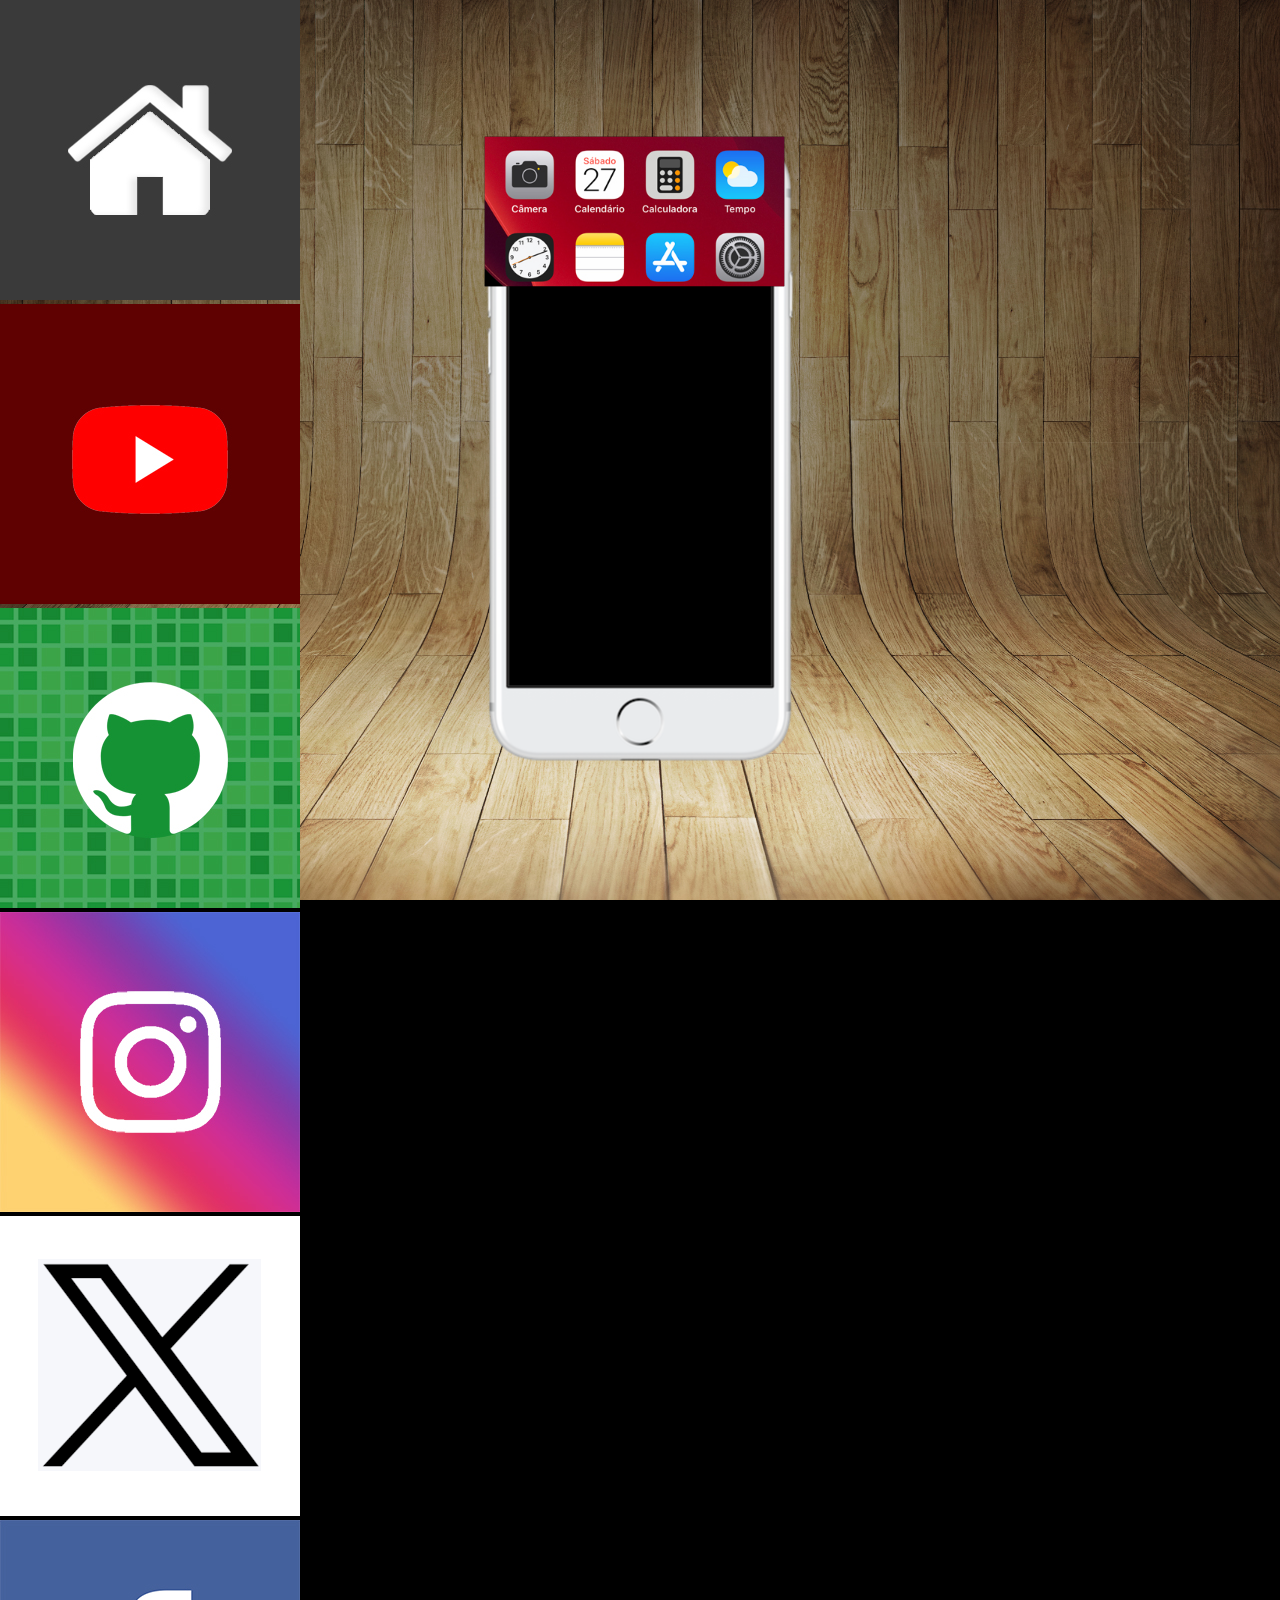
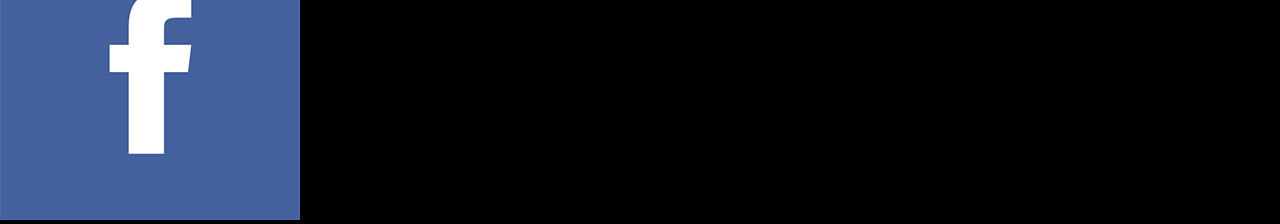
<file: index.html>
<!DOCTYPE html>
<html lang="pt-br">


<head>
    <meta charset="UTF-8">
    <meta name="viewport" content="width=device-width, initial-scale=1.0">
    <link rel="shortcut icon" href="favicon.ico" type="image/x-icon">
    <link rel="stylesheet" href="estilos/style.css">

    <title>Projeto Redes Sociais</title>

</head>
<body>
    <main>
        <section id="telefone">
            <iframe src="home.html" name="tela" id="tela" frameborder="0">
                SEU NAVEGADOR NÃO É COMPATÍVEL!
            </iframe>
        </section>
        <section id="redes-sociais">
            <a href="home.html" target="tela"><img src="imagens/logo-home.jpg" alt="Home"></a><br>
            <a href="youtube.html" target="tela"><img src="imagens/logo-youtube.jpg" alt="YouTube"></a><br>
            <a href="github.html" target="tela"><img src="imagens/logo-github.jpg" alt="Github"></a><br>
            <a href="instagram.html" target="tela"><img src="imagens/logo-instagram.jpg" alt="Instagram"></a><br>
            <a href="x.html" target="tela"><img src="imagens/logo-x.png" alt="X"></a><br>
            <a href="facebook.html" target="tela"><img src="imagens/logo-facebook.jpg" alt="Facebook"></a>
        </section>
    </main>
</body>
</html>
</file>
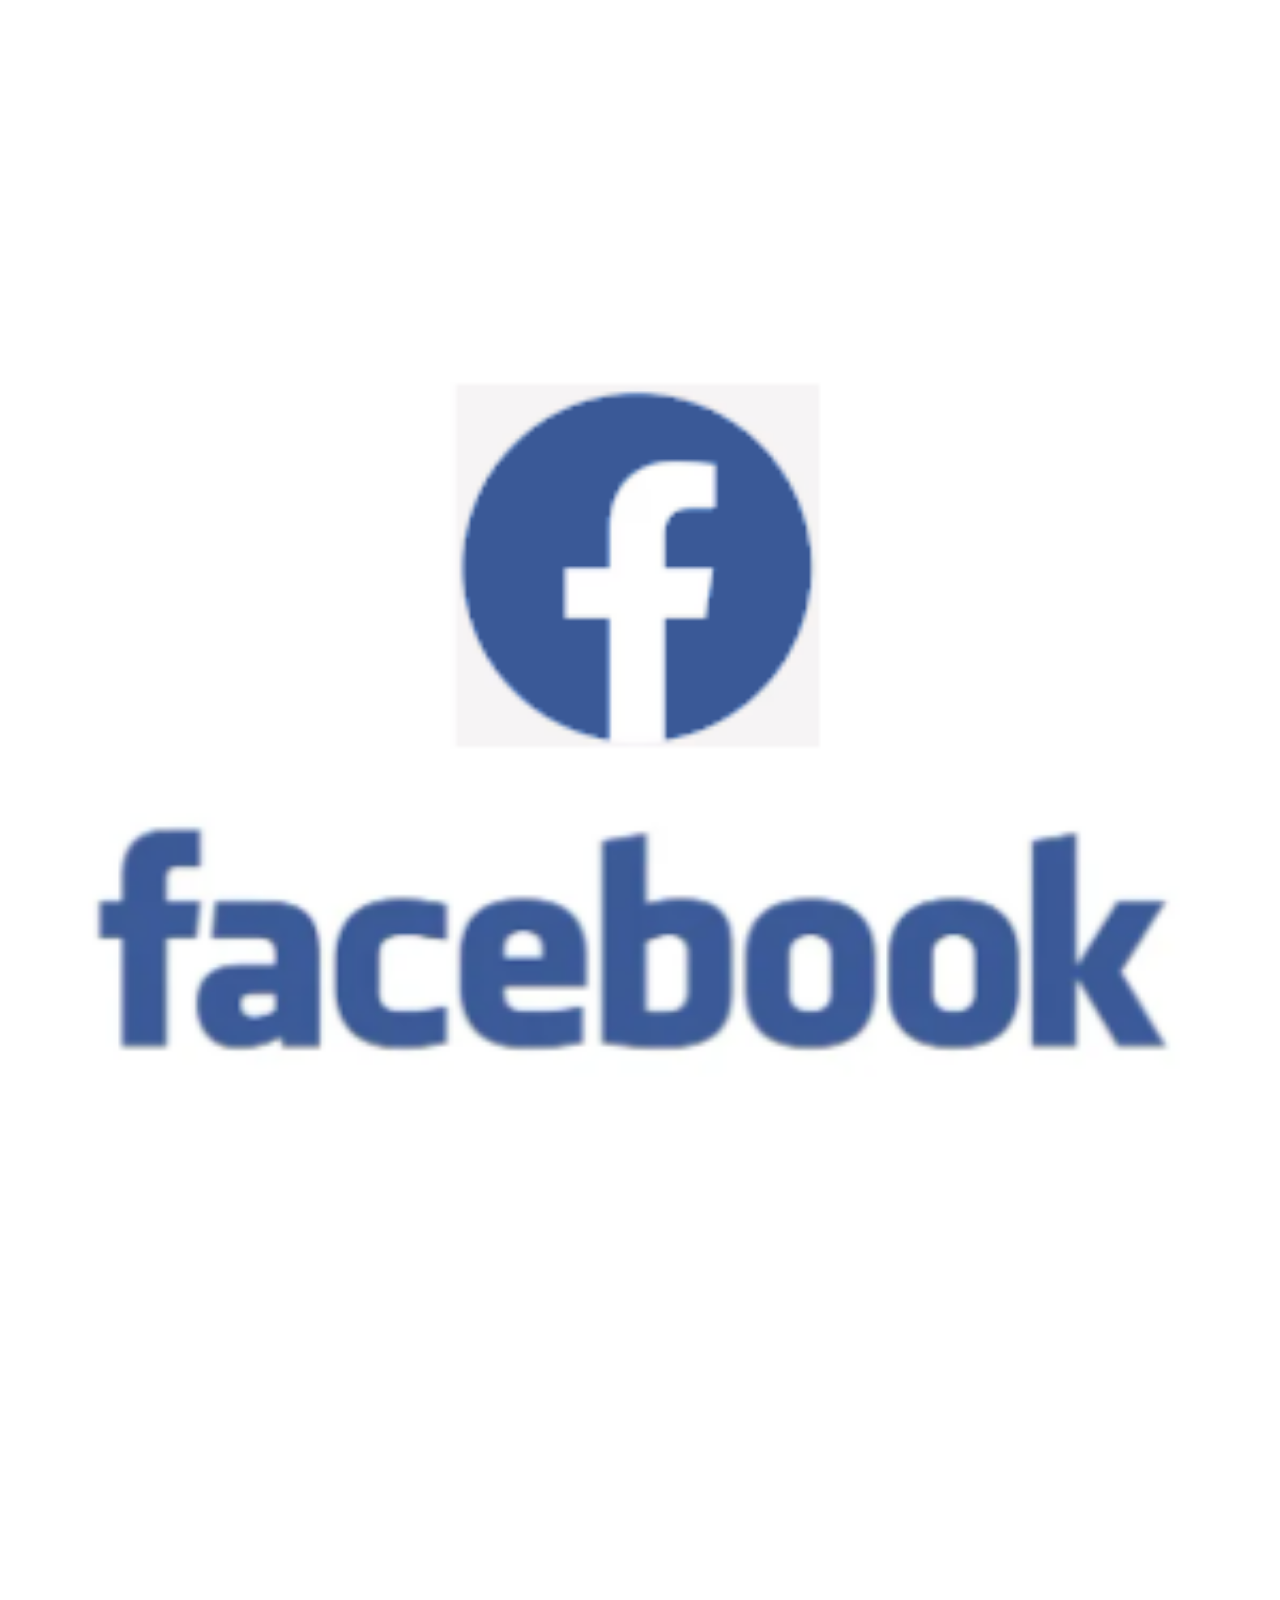
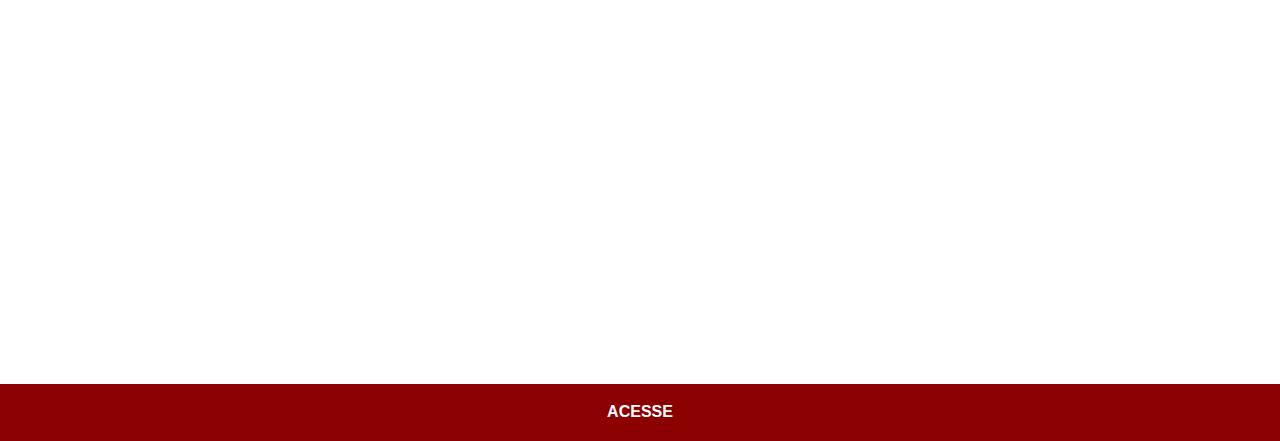
<file: facebook.html>
<!DOCTYPE html>
<html lang="pt-br">
<head>
    <meta charset="UTF-8">
    <meta name="viewport" content="width=device-width, initial-scale=1.0">
    <link rel="stylesheet" href="estilos/social.css">
    <title>Facebook</title>
</head>
<body>
    <img src="imagens/facebook.png" alt="Facebook">
    <a href="https://www.facebook.com/ricardowagner.teixeira/" target="_blank">ACESSE</a>
</body>
</html>
</file>
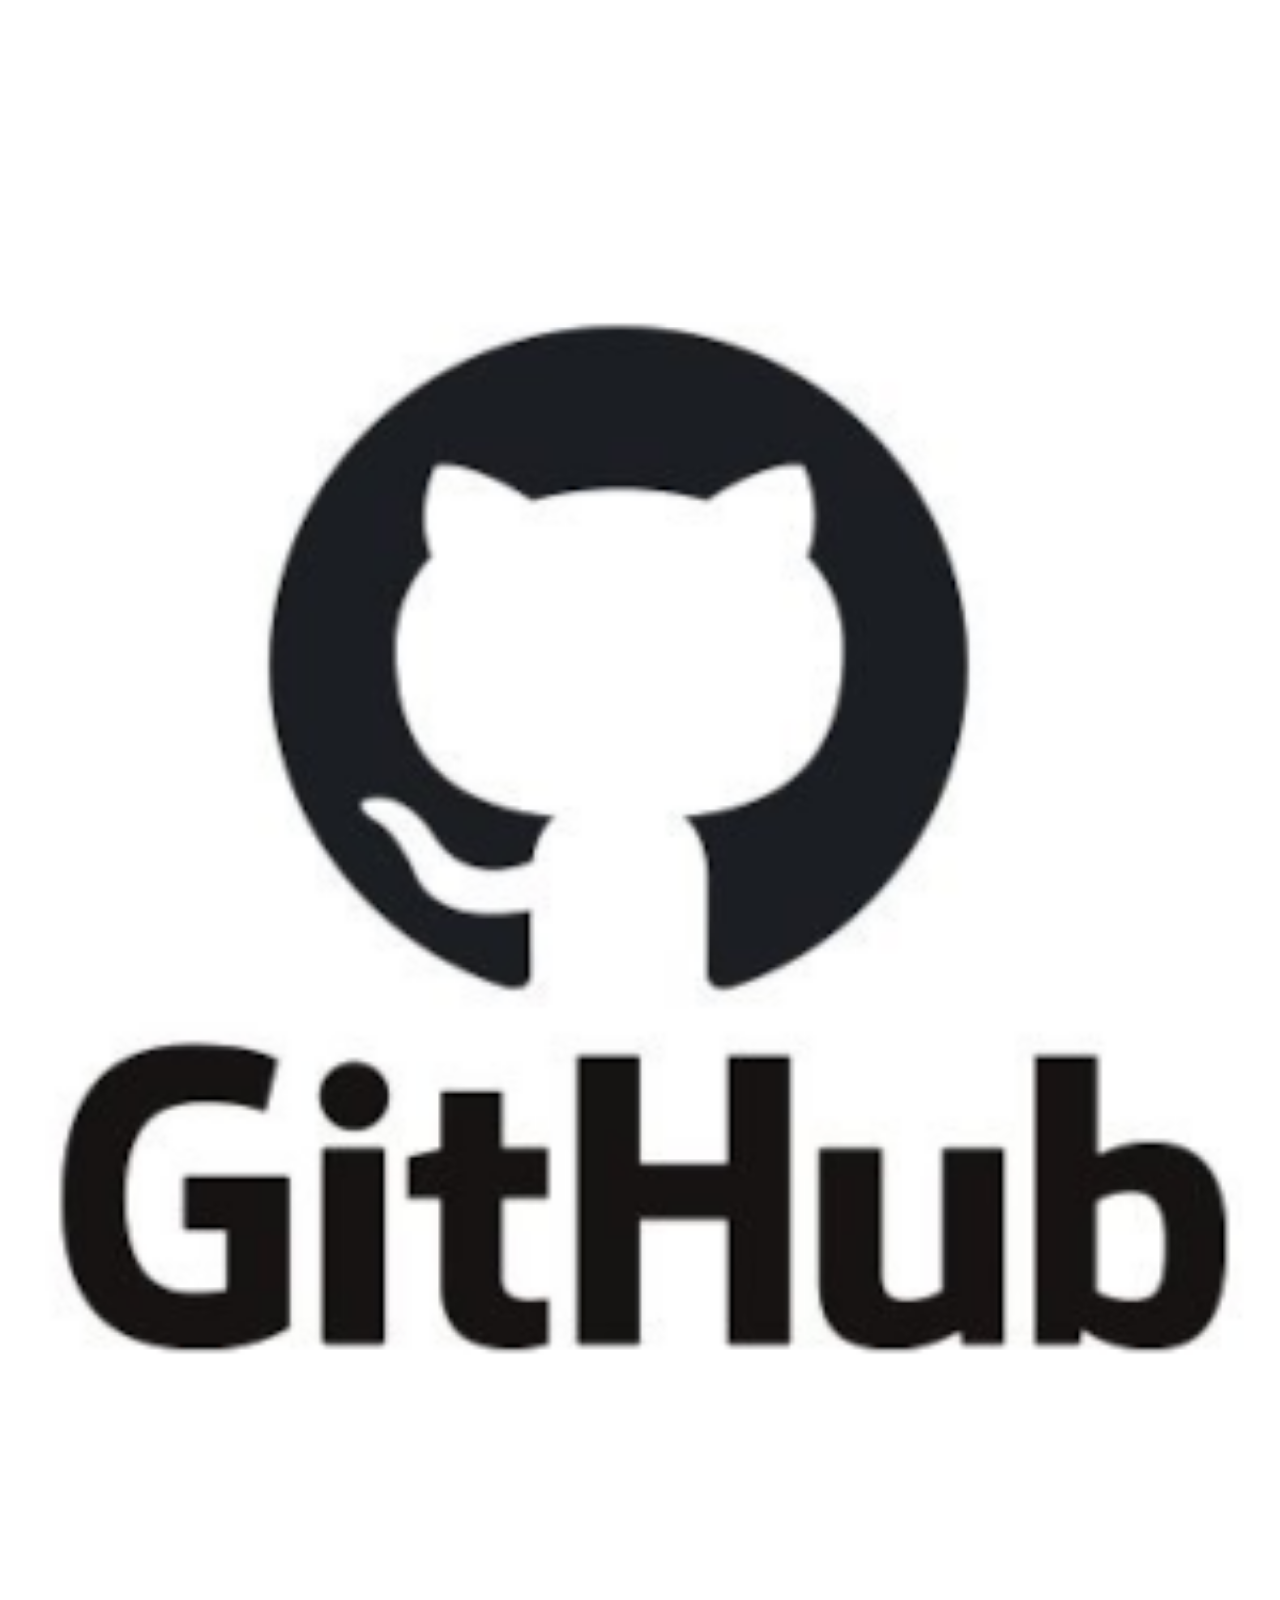
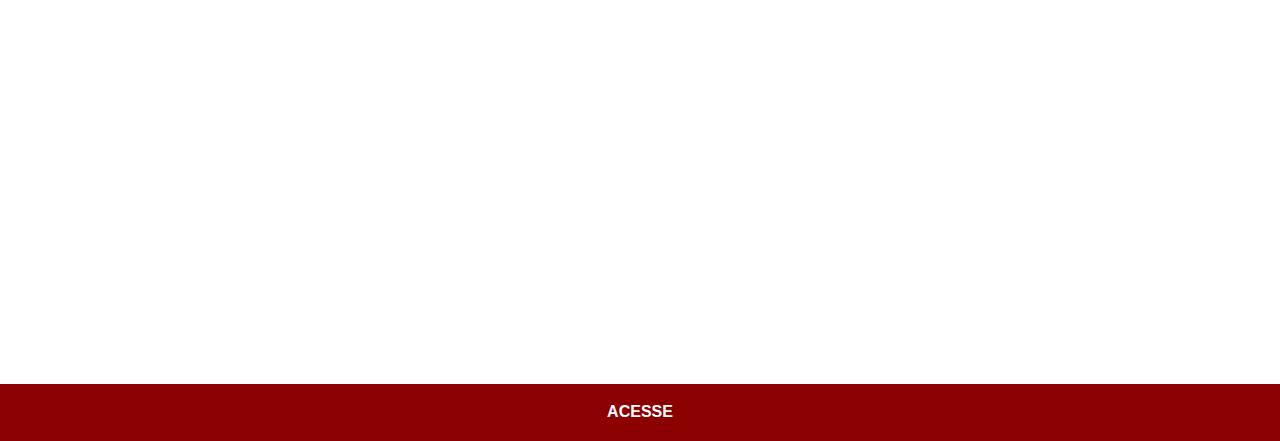
<file: github.html>
<!DOCTYPE html>
<html lang="pt-br">
<head>
    <meta charset="UTF-8">
    <meta name="viewport" content="width=device-width, initial-scale=1.0">
    <link rel="stylesheet" href="estilos/social.css">
    <title>Github</title>
</head>
<body>
    <img src="imagens/github.png" alt="Github">
    <a href="https://github.com/rwteixeira/" target="_blank">ACESSE</a>
</body>
</html>
</file>
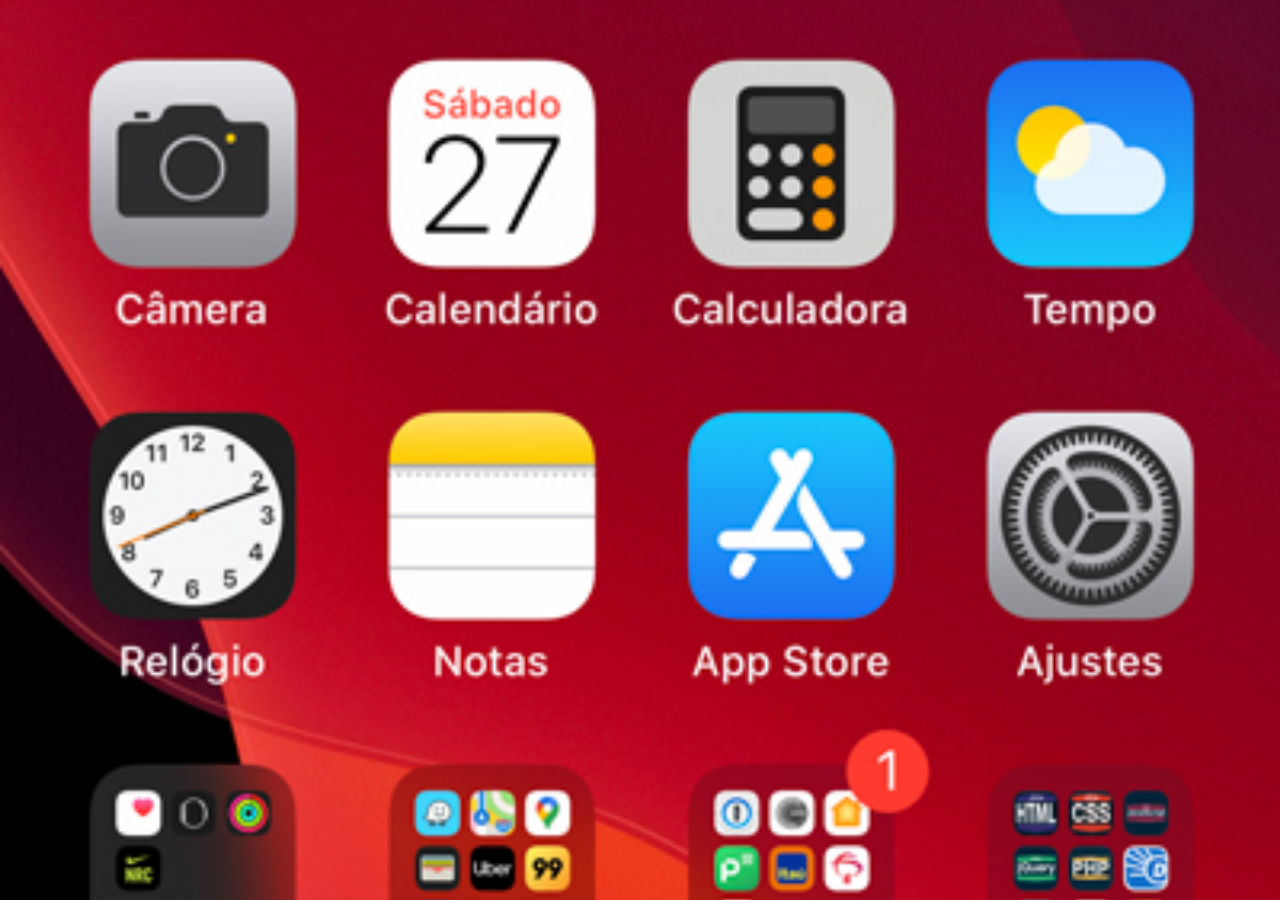
<file: home.html>
<!DOCTYPE html>
<html lang="pt-br">
<head>
    <meta charset="UTF-8">
    <meta name="viewport" content="width=device-width, initial-scale=1.0">
    <title>Home</title>
</head>
<style>
    * {
        margin: 0px;
        padding: 0px;
    }

    body {
        width: 100vw;
        height: 100vh;
        background: black url('imagens/tela-home.jpg') no-repeat top center;
        background-size: cover; /* Para cobrir o tamanho do frame */
    }
</style>
<body>
    
</body>
</html>
</file>
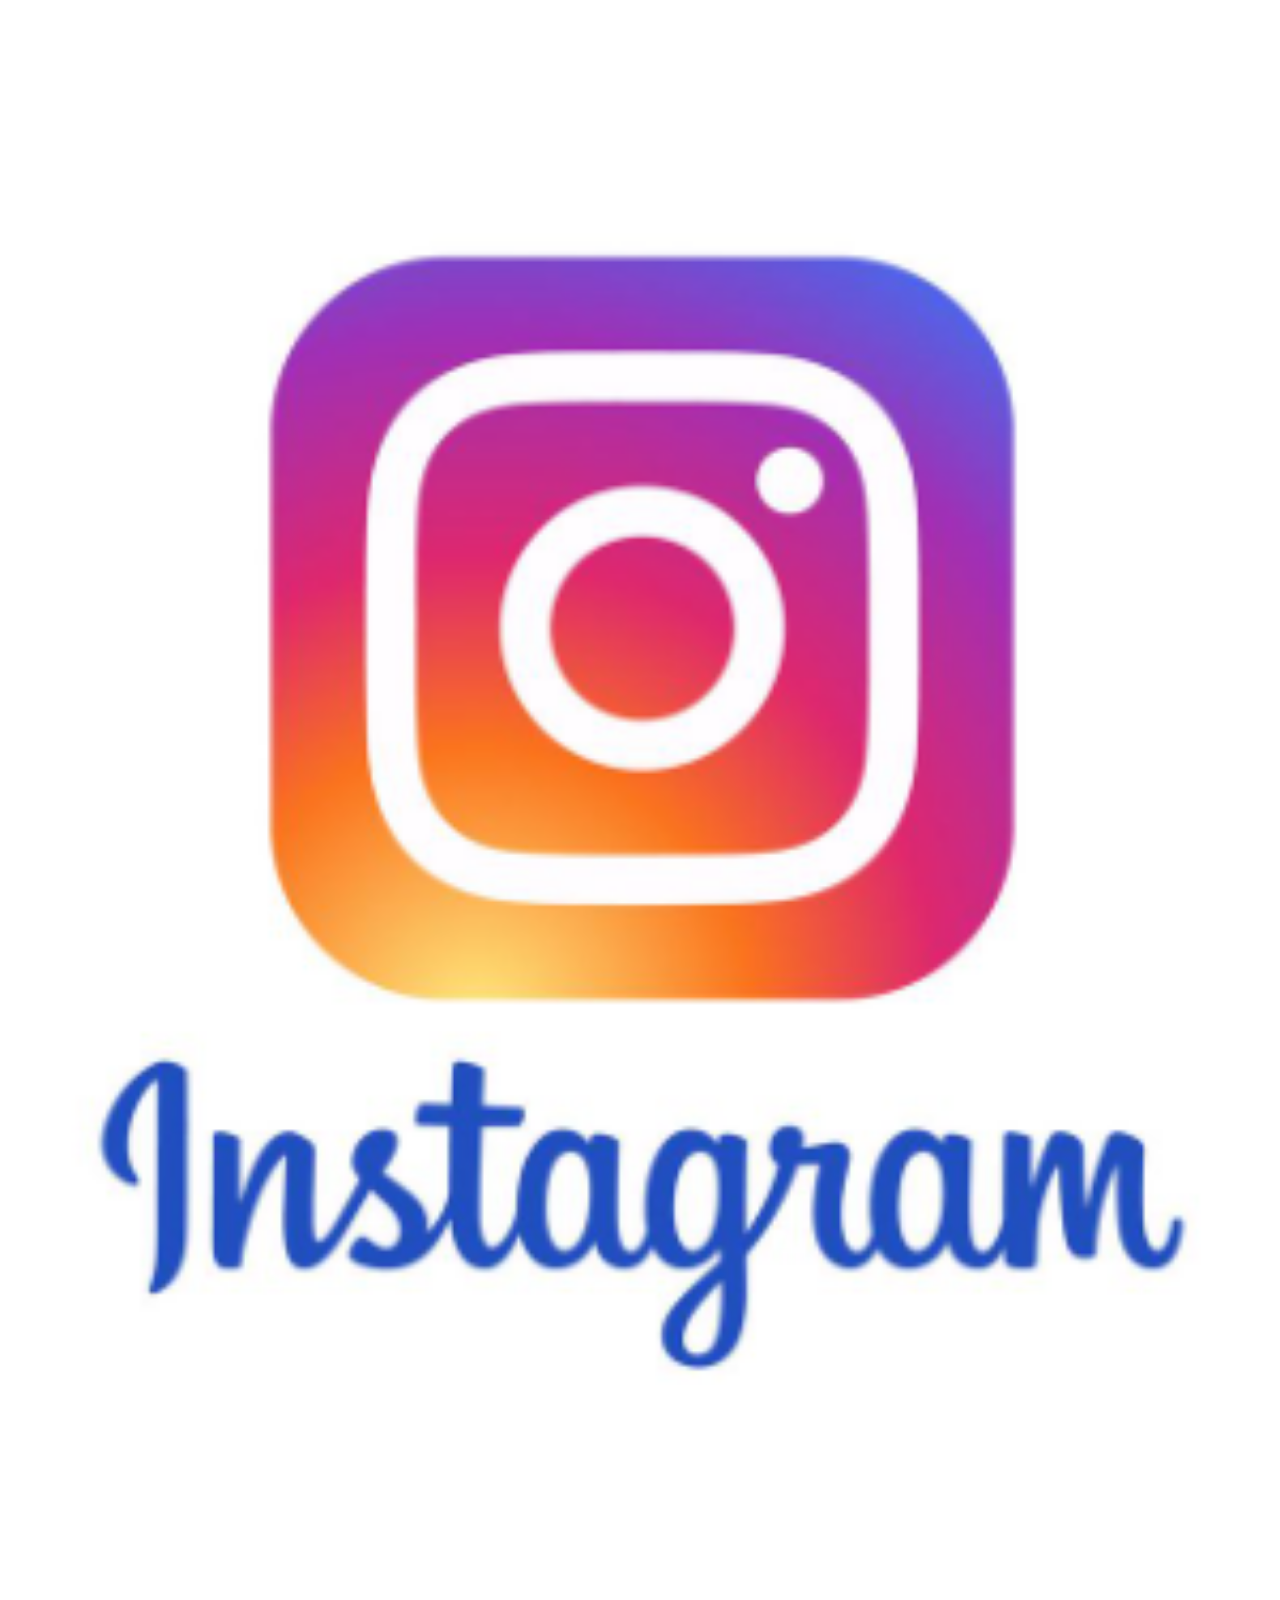
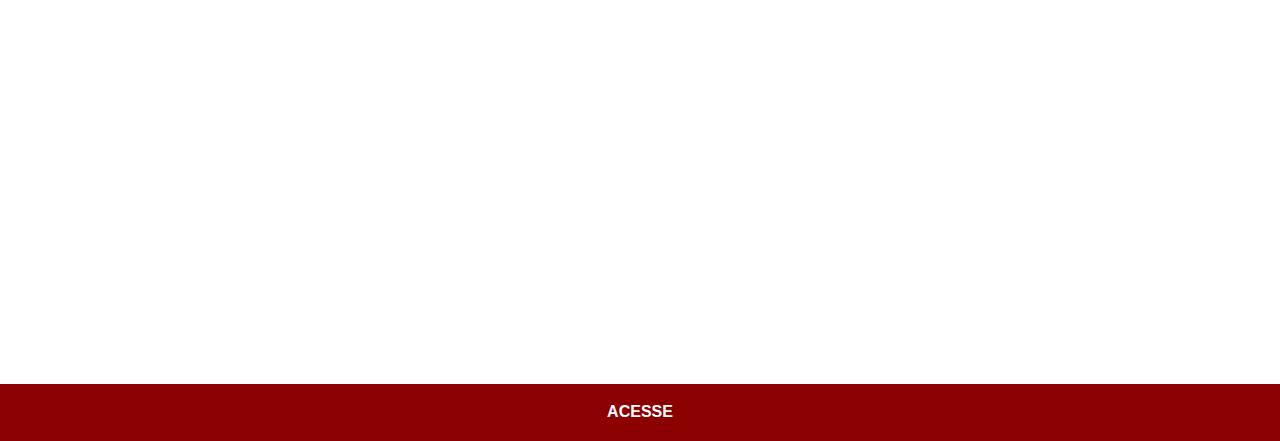
<file: instagram.html>
<!DOCTYPE html>
<html lang="pt-br">
<head>
    <meta charset="UTF-8">
    <meta name="viewport" content="width=device-width, initial-scale=1.0">
    <link rel="stylesheet" href="estilos/social.css">
    <title>Instagram</title>
</head>
<body>
    <img src="imagens/instagram.png" alt="Instagram">
    <a href="https://www.instagram.com/ricardowagnerteixeira" target="_blank">ACESSE</a>
</body>
</html>
</file>
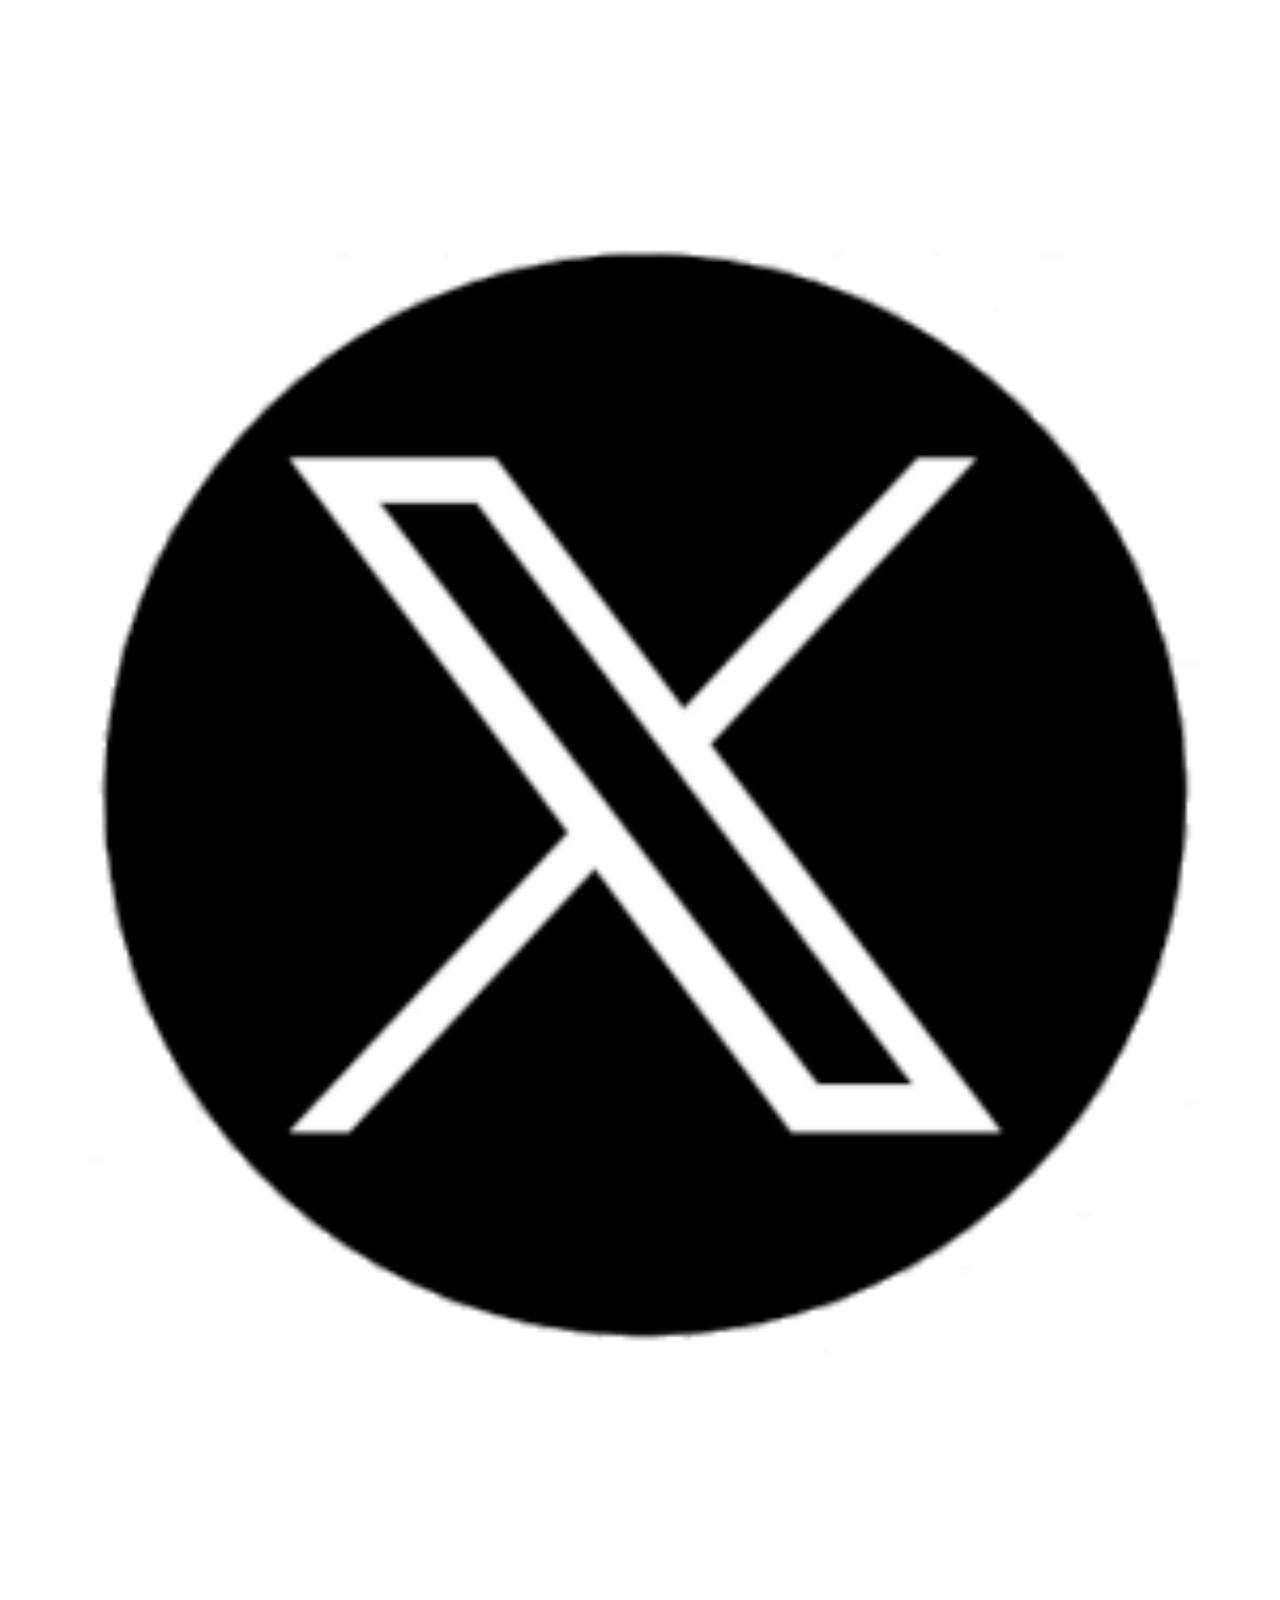
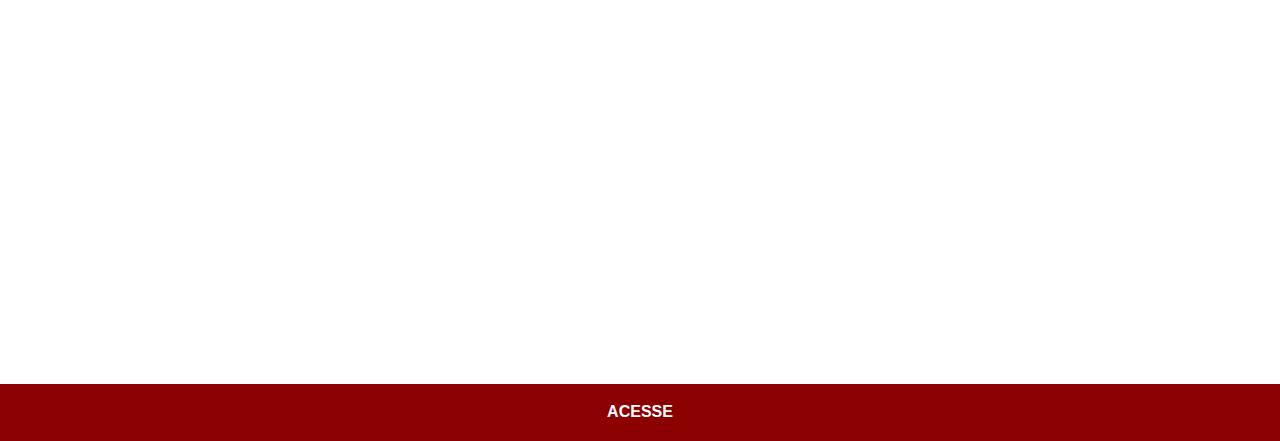
<file: x.html>
<!DOCTYPE html>
<html lang="pt-br">
<head>
    <meta charset="UTF-8">
    <meta name="viewport" content="width=device-width, initial-scale=1.0">
    <link rel="stylesheet" href="estilos/">
    <link rel="stylesheet" href="estilos/social.css">
    <title>X</title>
</head>
<body>
    <img src="imagens/x.png" alt="x">
    <a href="https://x.com/rw_teixeira" target="_blank">ACESSE</a>
</body>
</html>
</file>
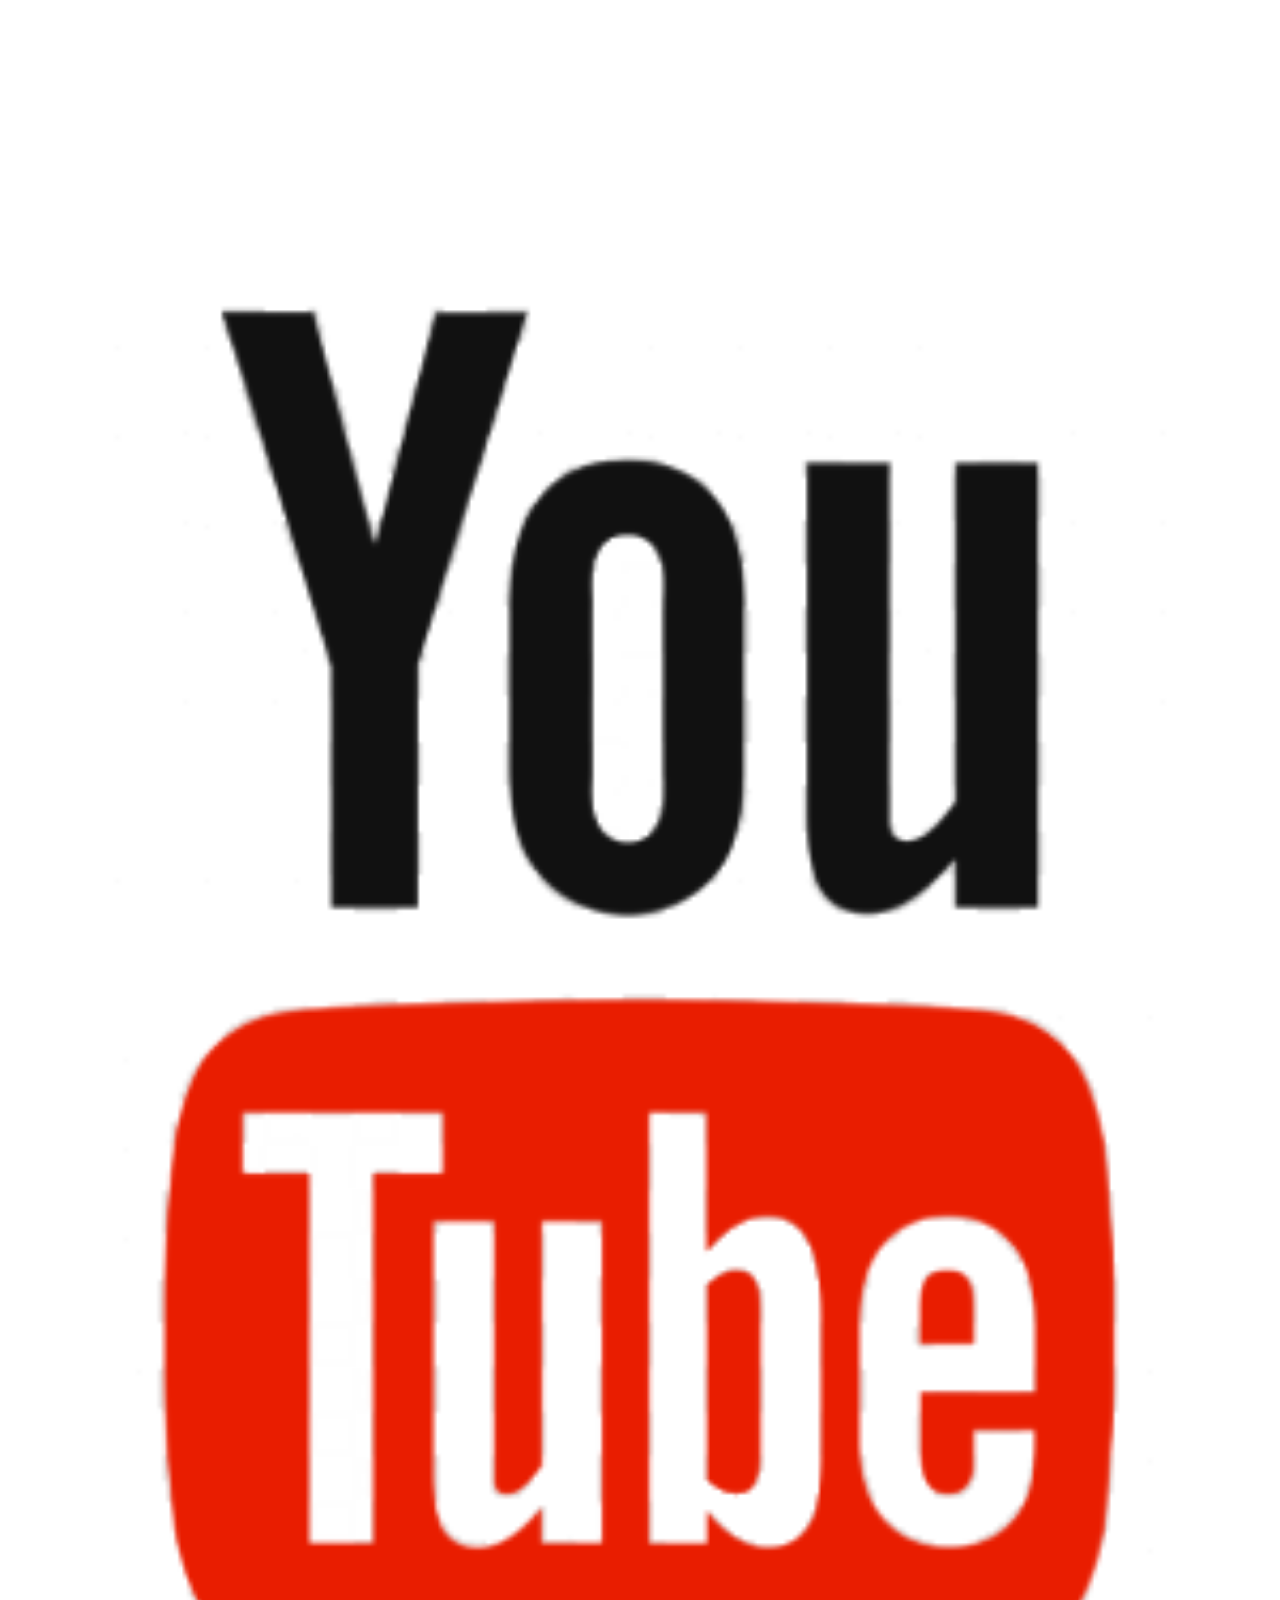
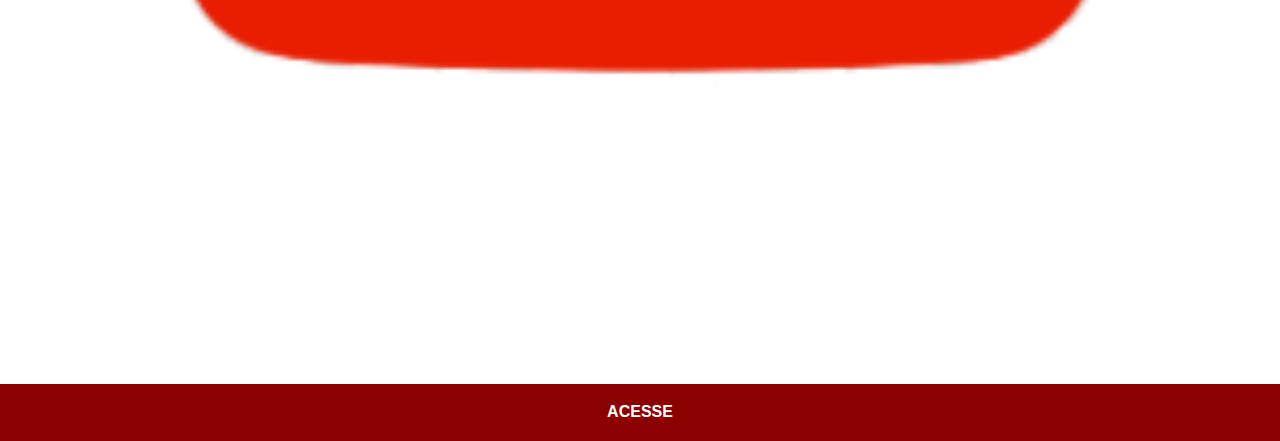
<file: youtube.html>
<!DOCTYPE html>
<html lang="pt-br">
<head>
    <meta charset="UTF-8">
    <meta name="viewport" content="width=device-width, initial-scale=1.0">
    <title>Youtube</title>
    <link rel="stylesheet" href="estilos/social.css">

</head>
<body>
    <img src="imagens/youtube.png" alt="Youtube">
    <a href="https://www.youtube.com/@ricardowagnerteixeira7604" target="_blank">ACESSE</a>
</body>
</html>
</file>
<file: estilos/style.css>
@charset "UTF-8";

* {
    margin: 0PX;
    padding: 0PX;
    font-family: Arial, Helvetica, sans-serif;
}

html, body {
    height: 100vh;
    width: 100vw;
    background-color: black;
}

body {
    background: url('../imagens/fundo-madeira.jpg') no-repeat top center;
    background-size: cover;
    background-attachment: fixed;
}

main {
    position: relative;    
    height: 100vh;
}

section#telefone {
    /* PARA DEIXAR A IMAGEM (CELULAR) CENTRALIZADA */
    position: absolute;
    top: 50%;
    left: 50%;
    transform: translate(-50%, -50%);

    height: 627px;
    width: 311px;
    background: url('../imagens/frame-iphone.png') no-repeat;
}
</file>
<file: estilos/social.css>
* {
            margin: 0px;
            padding: 0px;
            font-family: Arial, Helvetica, sans-serif;
        }

        ::-webkit-scrollbar {
            width: 0px;
            height: 0px;
        }

        img {
            width: 100vw;

        }

        a {
            display: block;
            background-color: darkred;
            color: white;
            padding: 20px;
            text-align: center;
            font-weight: bolder;
            text-decoration: none;
            margin-top: -5px;
        }

        a:hover {
            background-color: red;
        }
</file>
